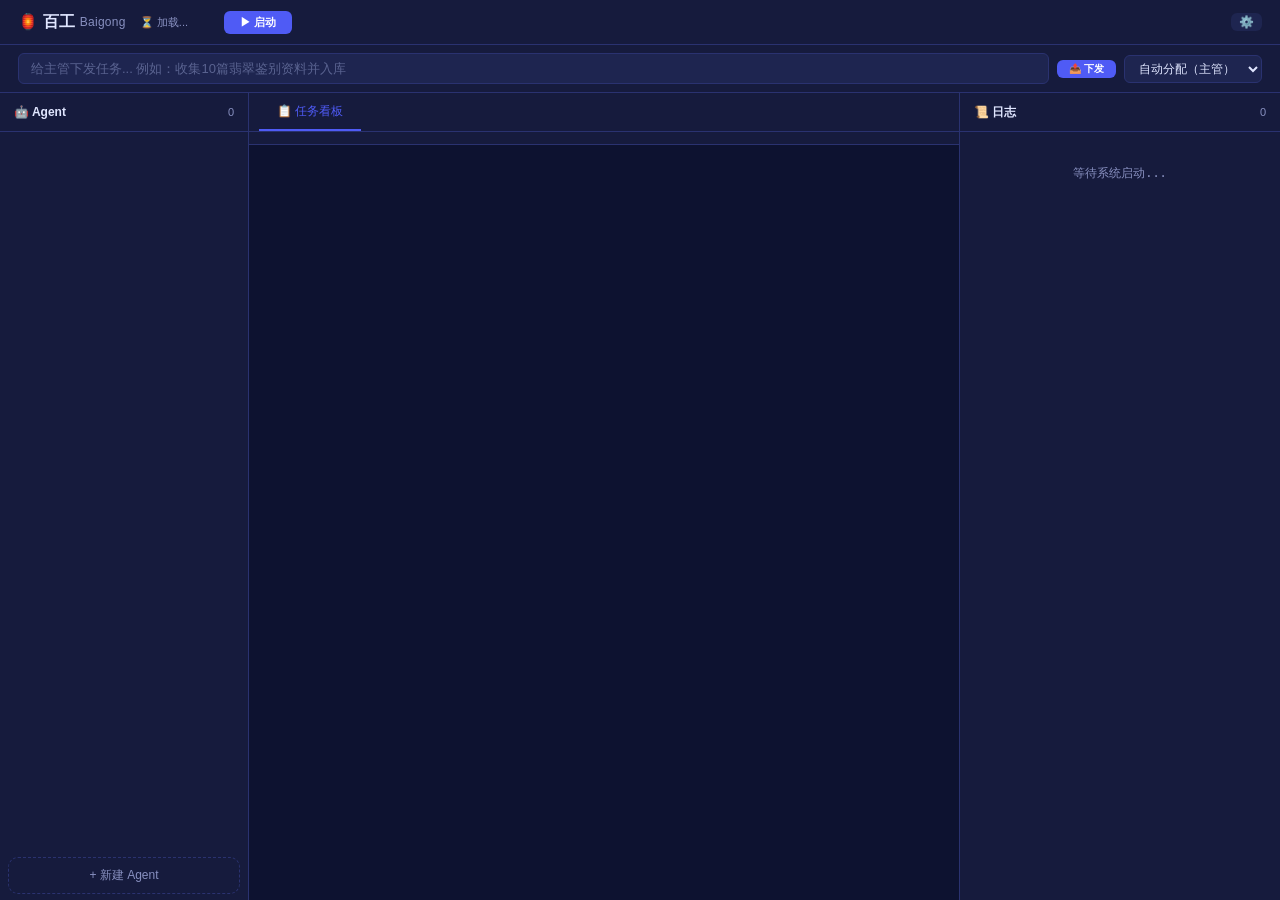
<file: docs/index.html>
<!DOCTYPE html>
<html lang="zh-CN">
<head>
<meta charset="UTF-8">
<meta name="viewport" content="width=device-width, initial-scale=1.0">
<title>百工 Baigong — Agent 工厂</title>
<style>
/* ═══════════════════════════════════════
   百工 Baigong Theme System
   先声明所有主题，再声明 :root 默认
   主题切换靠 JS 直接设 CSS 变量（不依赖 data-theme 覆盖）
   ═══════════════════════════════════════ */

/* ── 默认主题变量（靛蓝） ── */
:root {
  --canvas:#0d1230;--surface:#161b3d;--elevated:#1e2550;--border:#2a3270;
  --ink:#e0e6ff;--dim:#8890c0;--muted:#5a6390;
  --accent:#4f5bf5;--accent-hover:#3f4ae0;--accent-subtle:rgba(79,91,245,.15);
  --green:#10b981;--red:#ef4444;--amber:#f59e0b;--purple:#8b5cf6;
  --radius:6px;--radius-card:10px;
  --shadow-card:0 1px 2px rgba(0,0,0,.25),0 1px 4px rgba(0,0,0,.15);
  --shadow-elevated:0 4px 16px rgba(0,0,0,.35),0 2px 4px rgba(0,0,0,.2);
  --shadow-modal:0 8px 40px rgba(0,0,0,.5),0 0 0 1px rgba(255,255,255,.04);
  --ease:180ms ease;
}

/* ── 7 套主题（切换时 JS 直接覆盖 :root 变量） ── */
.theme-amber {
  --canvas:#1a1108;--surface:#2a1c0e;--elevated:#3d2916;--border:#54381e;
  --ink:#f5e6d0;--dim:#b8956a;--muted:#8a6d48;
  --accent:#f59e0b;--accent-hover:#d48a08;--accent-subtle:rgba(245,158,11,.18);
  --green:#10b981;--red:#ef4444;--purple:#8b5cf6;
}
.theme-jade {
  --canvas:#0a1a12;--surface:#10281c;--elevated:#193a28;--border:#234d37;
  --ink:#d4f0e0;--dim:#7ab894;--muted:#55906e;
  --accent:#10b981;--accent-hover:#059669;--accent-subtle:rgba(16,185,129,.18);
  --green:#10b981;--red:#ef4444;--purple:#8b5cf6;
}
.theme-twilight {
  --canvas:#140d22;--surface:#1f1535;--elevated:#2c1f47;--border:#3c2a5c;
  --ink:#e8ddf5;--dim:#b095d0;--muted:#8870a8;
  --accent:#a855f7;--accent-hover:#9333ea;--accent-subtle:rgba(168,85,247,.18);
}
.theme-rose {
  --canvas:#1a0a10;--surface:#2a101e;--elevated:#3d192c;--border:#54233c;
  --ink:#f5e0ea;--dim:#c088a8;--muted:#a06888;
  --accent:#ec4899;--accent-hover:#db2777;--accent-subtle:rgba(236,72,153,.18);
}
.theme-midnight {
  --canvas:#050610;--surface:#0a0c1a;--elevated:#101226;--border:#181b36;
  --ink:#c8ccd8;--dim:#5a5e78;--muted:#3d4158;
  --accent:#38bdf8;--accent-hover:#0ea5e9;--accent-subtle:rgba(56,189,248,.18);
}
.theme-daylight {
  --canvas:#f0f4ff;--surface:#ffffff;--elevated:#e6edf8;--border:#cdd9e8;
  --ink:#0a1028;--dim:#5a6890;--muted:#8895b8;
  --accent:#4f5bf5;--accent-hover:#3f4ae0;--accent-subtle:rgba(79,91,245,.1);
  --green:#10b981;--red:#ef4444;--purple:#8b5cf6;
}
/* 靛蓝默认 = :root + theme-indigo 类（切换时用） */
.theme-indigo{}

/* ── 基础 ── */
*,*::before,*::after{box-sizing:border-box;margin:0;padding:0}
body{
  font-family:-apple-system,"PingFang SC","SF Pro Text","Helvetica Neue",sans-serif;
  font-size:13px;line-height:1.5;
  background:var(--canvas);color:var(--ink);
  height:100vh;display:flex;flex-direction:column;overflow:hidden;
  -webkit-font-smoothing:antialiased;
}
code,.log-box{font-family:"SF Mono","Menlo","Monaco","Consolas",monospace;font-size:11px}
*,*::before,*::after{transition:background var(--ease),color var(--ease),border-color var(--ease),box-shadow var(--ease)}

/* ── 顶部栏 ── */
.hdr{display:flex;align-items:center;padding:10px 18px;background:var(--surface);border-bottom:1px solid var(--border);gap:14px;flex-shrink:0}
.hdr h1{font-size:16px;font-weight:700;letter-spacing:.3px;display:flex;align-items:center;gap:4px}
.hdr h1 span{font-weight:400;color:var(--dim);font-size:12px}
#sysStat{font-size:11px;color:var(--dim);min-width:70px}
.hdr-center{display:flex;align-items:center;gap:8px}
.btn{display:inline-flex;align-items:center;justify-content:center;gap:5px;padding:6px 16px;border:none;border-radius:var(--radius);font-size:11px;font-weight:600;cursor:pointer;transition:all var(--ease);line-height:1;white-space:nowrap}
.btn-pri{background:var(--accent);color:#fff;box-shadow:0 0 0 0 rgba(79,91,245,0)}.btn-pri:hover{background:var(--accent-hover);box-shadow:0 0 20px var(--accent-subtle)}.btn-pri:disabled{opacity:.35;cursor:not-allowed;box-shadow:none;filter:none}
.btn-red{background:var(--red);color:#fff}.btn-red:hover{filter:brightness(1.2)}
.btn-ok{background:var(--green);color:#fff}.btn-ok:hover{filter:brightness(1.2)}
.btn-sm{padding:4px 12px;font-size:10px}
.btn-ghost{background:transparent;color:var(--dim);border:1px solid var(--border)}.btn-ghost:hover{color:var(--ink);border-color:var(--accent)}

/* ── 任务栏 ── */
.task-bar{display:flex;align-items:center;gap:8px;padding:8px 18px;background:var(--surface);border-bottom:1px solid var(--border);flex-shrink:0}
.task-bar input{flex:1;padding:7px 12px;background:var(--elevated);border:1px solid var(--border);border-radius:var(--radius);color:var(--ink);font-size:13px;outline:none;font-family:inherit}
.task-bar input:focus{border-color:var(--accent);box-shadow:0 0 0 3px var(--accent-subtle)}
.task-bar input::placeholder{color:var(--muted)}
.task-bar select{padding:5px 10px;background:var(--elevated);border:1px solid var(--border);border-radius:var(--radius);color:var(--ink);font-size:12px;outline:none;font-family:inherit;cursor:pointer}
.task-bar select:focus{border-color:var(--accent);box-shadow:0 0 0 3px var(--accent-subtle)}
.theme-picker{display:flex;gap:5px;margin-left:auto}
.theme-dot{width:18px;height:18px;border-radius:50%;border:2px solid transparent;cursor:pointer;transition:all var(--ease);flex-shrink:0}
.theme-dot:hover{transform:scale(1.25);box-shadow:0 0 12px var(--accent-subtle)}
.theme-dot.act{border-color:var(--ink);box-shadow:0 0 0 2px var(--accent-subtle)}
.hdr-actions{display:flex;align-items:center;gap:4px}
.hdr-actions .btn{background:var(--elevated);color:var(--dim);padding:3px 8px;font-size:12px}.hdr-actions .btn:hover{color:var(--ink);background:var(--border)}

/* ── 三栏布局 ── */
.main{display:flex;flex:1;overflow:hidden;gap:1px;background:var(--border)}
.col{display:flex;flex-direction:column;overflow:hidden}
.col-left{width:248px;flex-shrink:0;background:var(--surface)}
.col-center{flex:1;background:var(--surface)}
.col-right{width:320px;flex-shrink:0;background:var(--surface)}
.col-h{display:flex;align-items:center;justify-content:space-between;padding:10px 14px;font-size:12px;font-weight:600;border-bottom:1px solid var(--border);flex-shrink:0}
.col-h .cnt{font-size:11px;color:var(--dim);font-weight:400}
.badge{display:inline-flex;align-items:center;justify-content:center;min-width:20px;height:20px;border-radius:999px;font-size:10px;font-weight:600;padding:0 7px}
.badge-pending{background:rgba(245,158,11,.18);color:var(--amber)}
.badge-working{background:var(--accent-subtle);color:var(--accent)}
.badge-done{background:rgba(16,185,129,.18);color:var(--green)}

/* ── Agent 列表 ── */
.ag-list{flex:1;overflow-y:auto;padding:6px}
.ag-card{display:flex;align-items:center;gap:8px;padding:8px 10px;border-radius:var(--radius-card);cursor:pointer;transition:all var(--ease);border:1px solid transparent;margin-bottom:3px}
.ag-card:hover{background:var(--elevated);border-color:var(--border)}
.ag-card.sel{border-color:var(--accent);background:var(--accent-subtle);box-shadow:0 0 0 1px var(--accent-subtle)}
.ag-av-wrap{position:relative;flex-shrink:0}
.ag-av{width:30px;height:30px;border-radius:8px;display:flex;align-items:center;justify-content:center;font-size:15px;background:var(--elevated);box-shadow:var(--shadow-card)}
.dot{position:absolute;bottom:-1px;right:-1px;width:9px;height:9px;border-radius:50%;border:2px solid var(--surface);box-shadow:0 0 0 1px rgba(0,0,0,.3)}
.dot-idle{background:var(--dim)}.dot-thinking{background:var(--amber);animation:pulse 1s ease-in-out infinite}.dot-acting{background:var(--accent);animation:pulse 1s ease-in-out infinite}.dot-done{background:var(--green)}.dot-error{background:var(--red)}
@keyframes pulse{0%,100%{opacity:1;transform:scale(1)}50%{opacity:.6;transform:scale(.85)}}
.ag-info{flex:1;min-width:0}
.ag-name{font-size:13px;font-weight:600;display:flex;align-items:center;gap:4px}
.ag-role2{font-size:10px;color:var(--dim);margin-top:1px}
.ag-action{font-size:10px;color:var(--dim);white-space:nowrap;overflow:hidden;text-overflow:ellipsis;margin-top:2px}

/* ── 新建按钮 ── */
.btn-new-agent{display:flex;align-items:center;justify-content:center;gap:6px;margin:6px 8px;padding:9px;background:transparent;border:1.5px dashed var(--border);border-radius:var(--radius-card);color:var(--dim);font-size:12px;cursor:pointer;transition:all var(--ease);font-family:inherit}
.btn-new-agent:hover{border-color:var(--accent);color:var(--accent);background:var(--accent-subtle)}

/* ── 标签页 ── */
.tab-bar{display:flex;border-bottom:1px solid var(--border);flex-shrink:0;padding:0 10px}
.tab{padding:9px 18px;font-size:12px;font-weight:500;cursor:pointer;border-bottom:2px solid transparent;color:var(--dim);transition:all var(--ease)}
.tab:hover{color:var(--ink)}.tab.act{border-bottom-color:var(--accent);color:var(--accent)}

/* ── 看板 ── */
.kanban{display:flex;flex:1;overflow:hidden;gap:10px;padding:10px;background:var(--canvas)}
.kanban-col{flex:1;display:flex;flex-direction:column;background:var(--surface);border:1px solid var(--border);border-radius:var(--radius-card);overflow:hidden;box-shadow:var(--shadow-card)}
.kanban-h{padding:8px 12px;font-size:11px;font-weight:600;display:flex;align-items:center;justify-content:space-between;flex-shrink:0;border-bottom:1px solid var(--border)}
.kanban-body{flex:1;overflow-y:auto;padding:6px;display:flex;flex-direction:column;gap:5px}
.kanban-empty{padding:28px;text-align:center;color:var(--dim);font-size:11px}

/* ── 任务卡片 ── */
.task-card{background:var(--elevated);border:1px solid var(--border);border-radius:var(--radius);padding:9px 11px;transition:all var(--ease);cursor:default;box-shadow:var(--shadow-card);position:relative}
.task-card::before{content:'';position:absolute;top:0;left:0;bottom:0;width:3px;border-radius:3px 0 0 3px}
.task-card.status-pending::before{background:var(--amber)}
.task-card.status-in_progress::before{background:var(--accent)}
.task-card.status-done::before,.task-card.status-completed::before{background:var(--green);opacity:.6}
.task-card.status-failed::before,.task-card.status-stuck::before{background:var(--red)}
.task-card:hover{border-color:var(--accent);box-shadow:0 0 0 1px var(--accent-subtle),var(--shadow-elevated)}
.tc-goal{font-size:12px;font-weight:500;line-height:1.4;padding-left:4px}
.tc-assign{font-size:11px;color:var(--dim);margin-top:4px;padding-left:4px}
.tc-assign strong{color:var(--accent);font-weight:600}
.tc-result{font-size:11px;color:var(--green);margin-top:3px;line-height:1.3;padding-left:4px}
.tc-bar{height:3px;background:var(--elevated);border-radius:2px;margin-top:6px;overflow:hidden;box-shadow:inset 0 1px 2px rgba(0,0,0,.2)}
.tc-fill{height:100%;background:var(--accent);border-radius:2px;transition:width .4s ease}

/* ── 工作流状态条 ── */
.wf-bar{display:flex;gap:4px;padding:6px 12px;border-bottom:1px solid var(--border);flex-wrap:wrap;flex-shrink:0;background:var(--surface)}
.wf-step{display:inline-flex;align-items:center;gap:4px;padding:3px 10px;border-radius:999px;font-size:10px;background:var(--elevated);color:var(--dim);border:1px solid transparent;box-shadow:var(--shadow-card)}
.wf-step.act{background:var(--accent-subtle);color:var(--accent);border-color:var(--accent)}
.wf-step.done{background:rgba(16,185,129,.12);color:var(--green);border-color:rgba(16,185,129,.2)}

/* ── 编辑区域 ── */
.center-scroll{flex:1;overflow-y:auto;padding:14px}
.ov-grid{display:grid;grid-template-columns:repeat(auto-fill,minmax(100px,1fr));gap:8px;margin-bottom:16px}
.ov-card{background:var(--elevated);border:1px solid var(--border);border-radius:var(--radius-card);padding:12px;text-align:center;box-shadow:var(--shadow-card)}
.ov-val{font-size:22px;font-weight:700;color:var(--accent)}
.ov-lbl{font-size:10px;color:var(--dim);margin-top:4px}
.edit-s{margin-bottom:16px}
.edit-s>h3{font-size:12px;font-weight:600;color:var(--accent);margin-bottom:8px;padding-bottom:4px;border-bottom:1px solid var(--border)}
.fg{margin-bottom:10px}.fg label{display:block;font-size:10px;font-weight:600;margin-bottom:3px;text-transform:uppercase;letter-spacing:.3px;color:var(--dim)}
.fg input,.fg select,.fg textarea{width:100%;padding:7px 10px;background:var(--elevated);border:1px solid var(--border);border-radius:var(--radius);color:var(--ink);font-size:13px;outline:none;font-family:inherit;box-shadow:inset 0 1px 3px rgba(0,0,0,.15)}
.fg input:focus,.fg select:focus,.fg textarea:focus{border-color:var(--accent);box-shadow:0 0 0 3px var(--accent-subtle)}
.fg textarea{min-height:48px;resize:vertical;line-height:1.5}
.fg-hint{font-size:10px;color:var(--muted);margin-top:3px;padding-left:2px}
.tool-grid{display:flex;flex-wrap:wrap;gap:5px}
.tool-chk{display:inline-flex;align-items:center;gap:4px;padding:4px 10px;background:var(--elevated);border:1px solid var(--border);border-radius:999px;cursor:pointer;font-size:11px;transition:all var(--ease);box-shadow:var(--shadow-card)}
.tool-chk input{display:none}
.tool-chk.chk{border-color:var(--accent);background:var(--accent-subtle);color:var(--accent)}
.edit-acts{display:flex;gap:8px;justify-content:flex-end;padding-top:10px;border-top:1px solid var(--border);margin-top:6px}

/* ── 日志 ── */
.log-box{flex:1;overflow-y:auto;padding:4px 8px;font-size:11px;line-height:1.6}
.l{display:flex;gap:4px;padding:2px 6px;border-radius:4px;transition:background var(--ease);margin:1px 0}
.l:hover{background:var(--elevated)}
.l-t{color:var(--muted);flex-shrink:0;font-variant-numeric:tabular-nums}
.l-m{flex:1}
.l.act .l-m{color:var(--accent)}.l.res .l-m{color:var(--green)}.l.thk .l-m{color:var(--amber);font-style:italic}.l.mem .l-m{color:var(--purple)}.l.err .l-m{color:var(--red)}

/* ── Modal ── */
.modal{display:none;position:fixed;top:0;left:0;right:0;bottom:0;z-index:200;align-items:center;justify-content:center}
.modal.act{display:flex}.modal-bg{position:absolute;top:0;left:0;right:0;bottom:0;background:rgba(0,0,0,.55);-webkit-backdrop-filter:blur(4px);backdrop-filter:blur(4px)}
.modal-c{position:relative;background:var(--surface);border:1px solid var(--border);border-radius:12px;width:450px;max-width:92vw;box-shadow:var(--shadow-modal)}
.modal-h{display:flex;align-items:center;justify-content:space-between;padding:14px 18px;border-bottom:1px solid var(--border);font-size:14px;font-weight:600}
.modal-close{cursor:pointer;color:var(--dim);padding:3px 10px;border-radius:5px;font-size:16px}.modal-close:hover{background:var(--elevated);color:var(--ink)}
.modal-b{padding:18px}
.up-info{display:flex;justify-content:space-between;padding:7px 0;font-size:12px;border-bottom:1px solid var(--border)}
.up-label{color:var(--dim)}.up-val{font-weight:600}
.up-status{margin:10px 0;font-size:12px;padding:10px 12px;background:var(--elevated);border-radius:var(--radius);min-height:24px;color:var(--dim);white-space:pre-wrap;line-height:1.5;box-shadow:inset 0 1px 3px rgba(0,0,0,.15)}
.up-acts{display:flex;gap:8px;margin-top:10px}.up-preview{font-size:11px;color:var(--dim);margin-top:10px;max-height:100px;overflow-y:auto;padding:8px 10px;white-space:pre-wrap;background:var(--elevated);border-radius:var(--radius);line-height:1.4;box-shadow:inset 0 1px 3px rgba(0,0,0,.15)}

/* ── 滚动条 ── */
::-webkit-scrollbar{width:5px;height:5px}
::-webkit-scrollbar-track{background:transparent}
::-webkit-scrollbar-thumb{background:var(--border);border-radius:3px}
::-webkit-scrollbar-thumb:hover{background:var(--accent)}
</style>
</head>
<body>
<div class="hdr">
  <h1>🏮 百工 <span>Baigong</span></h1>
  <span id="sysStat">⏳ 加载...</span>
  <div class="hdr-center">
    <button class="btn btn-pri" id="btnStart">▶ 启动</button>
    <button class="btn btn-red" id="btnStop" style="display:none">⏹ 停止</button>
  </div>
  <div class="theme-picker" id="themePicker"></div>
  <div class="hdr-actions">
    <span style="font-size:11px;color:var(--dim);margin-right:4px" id="taskBadge"></span>
    <button class="btn" onclick="showUpdate()" title="版本与更新">⚙️</button>
  </div>
</div>
<div class="task-bar">
  <input id="taskInput" placeholder="给主管下发任务... 例如：收集10篇翡翠鉴别资料并入库" onkeydown="if(event.key==='Enter'&&!event.shiftKey){event.preventDefault();submitTask()}">
  <button class="btn btn-pri btn-sm" onclick="submitTask()">📤 下发</button>
  <select id="taskAgent"><option value="">自动分配（主管）</option></select>
</div>

<div class="main">
  <div class="col col-left">
    <div class="col-h"><span>🤖 Agent</span><span class="cnt" id="agCnt">0</span></div>
    <div class="ag-list" id="agList"></div>
    <button class="btn-new-agent" id="btnNewAgent" onclick="showNewAgent()">+ 新建 Agent</button>
  </div>
  <div class="col col-center">
    <div class="tab-bar" id="tabBar">
      <div class="tab act" onclick="showTab('kanban',this)">📋 任务看板</div>
      <div class="tab" id="tabEdit" style="display:none" onclick="showTab('edit',this)">✏️ 编辑 Agent</div>
    </div>
    <div id="kanbanView" style="display:flex;flex:1;overflow:hidden;flex-direction:column">
      <div class="wf-bar" id="wfBar"></div>
      <div class="kanban" id="kanbanArea"></div>
    </div>
    <div id="editView" style="display:none;flex:1;overflow:hidden;flex-direction:column">
      <div class="center-scroll" id="editContent"></div>
    </div>
  </div>
  <div class="col col-right">
    <div class="col-h"><span>📜 日志</span><span class="cnt" id="logCnt">0</span></div>
    <div class="log-box" id="logBox"><div style="padding:28px;text-align:center;color:var(--dim);font-size:12px">等待系统启动...</div></div>
  </div>
</div>

<!-- New Agent Modal -->
<div class="modal" id="newAgentModal">
  <div class="modal-bg" onclick="hideNewAgent()"></div>
  <div class="modal-c">
    <div class="modal-h">🆕 新建 Agent <span class="modal-close" onclick="hideNewAgent()">✕</span></div>
    <div class="modal-b">
      <div class="fg"><label>名字</label><input id="naName" placeholder="例如：王研究员"></div>
      <div class="fg"><label>角色描述</label><input id="naRole" placeholder="例如：研究员、编辑、管理员"></div>
      <div class="fg"><label>System Prompt</label><textarea id="naPrompt" rows="3" placeholder="定义 Agent 的人格和行为规则..."></textarea></div>
      <div class="fg"><label>LLM 提供商</label><select id="naProvider"><option value="">使用全局</option></select></div>
      <div class="fg"><label>模型</label><select id="naModel"><option value="">使用全局</option></select></div>
      <div class="fg"><label>工具</label><div class="tool-grid" id="naTools"></div></div>
      <div class="edit-acts"><button class="btn btn-ok" onclick="createAgent()">✅ 创建</button></div>
    </div>
  </div>
</div>

<!-- Update Modal -->
<div class="modal" id="updateModal">
  <div class="modal-bg" onclick="hideUpdate()"></div>
  <div class="modal-c">
    <div class="modal-h">🔄 版本与更新 <span class="modal-close" onclick="hideUpdate()">✕</span></div>
    <div class="modal-b">
      <div class="up-info"><span class="up-label">当前版本</span><span class="up-val" id="upCurrent">-</span></div>
      <div class="up-info"><span class="up-label">最新版本</span><span class="up-val" id="upLatest">-</span></div>
      <div class="up-info"><span class="up-label">运行模式</span><span class="up-val" id="upMode">-</span></div>
      <div class="up-status" id="upStatus"></div>
      <div class="up-acts">
        <button class="btn btn-sm btn-ok" onclick="checkUpdate()">🔍 检查更新</button>
        <button class="btn btn-sm btn-pri" id="upBtnDownload" style="display:none" onclick="applyUpdate()">⬇️ 下载更新</button>
      </div>
      <div class="up-preview" id="upPreview"></div>
    </div>
  </div>
</div>

<script>
const $=id=>document.getElementById(id);

/* ═══ 7 套完整主题（独立 CSS 类名，JS 直接覆盖 :root 变量） ═══ */
const THEMES={
  indigo:{cls:'theme-indigo',name:'靛蓝',dot:'#4f5bf5',bg:'#0d1230'},
  amber:{cls:'theme-amber',name:'琥珀',dot:'#f59e0b',bg:'#1a1108'},
  jade:{cls:'theme-jade',name:'翡翠',dot:'#10b981',bg:'#0a1a12'},
  twilight:{cls:'theme-twilight',name:'暮紫',dot:'#a855f7',bg:'#140d22'},
  rose:{cls:'theme-rose',name:'玫瑰',dot:'#ec4899',bg:'#1a0a10'},
  midnight:{cls:'theme-midnight',name:'极夜',dot:'#38bdf8',bg:'#050610'},
  daylight:{cls:'theme-daylight',name:'白昼',dot:'#4f5bf5',bg:'#f0f4ff'},
};
const THEME_NAMES=Object.keys(THEMES);

let es=null,state={agents:[],logs:[],tasks:[]},selectedAgent=null,providers={};
let currentTab='kanban',editingAgentId=null;

async function api(path,o={}){const r=await fetch(path,{headers:{'Content-Type':'application/json'},...o});return r.json()}
function esc(s){return(s||'').replace(/&/g,'&amp;').replace(/</g,'&lt;').replace(/>/g,'&gt;').replace(/'/g,'&#39;').replace(/"/g,'&quot;')}

// ── 主题系统：JS 直接读写 CSS 变量 ──
function initTheme(){
  const cur=localStorage.getItem('baigong_theme')||'indigo';
  $('themePicker').innerHTML=THEME_NAMES.map(n=>{
    const t=THEMES[n];const act=n===cur?'act':'';
    return `<div class="theme-dot ${act}" data-theme="${n}" style="background:${t.dot}" onclick="setTheme('${n}')" title="${t.name}"></div>`;
  }).join('');
  applyTheme(cur);
}
function setTheme(n){
  localStorage.setItem('baigong_theme',n);
  applyTheme(n);
  document.querySelectorAll('.theme-dot').forEach(d=>d.classList.toggle('act',d.dataset.theme===n));
  api('/api/theme',{method:'POST',body:JSON.stringify({accent:n})}).catch(()=>{});
}
function applyTheme(n){
  const t=THEMES[n]||THEMES.indigo;
  // 清空所有 theme-* 类，只加当前主题的
  document.documentElement.className=t.cls;
}

// Init
async function init(){
  initTheme();
  providers=await api('/api/providers')||{};
  const cfg=await api('/api/config');
  if(cfg&&cfg.llm&&cfg.llm.api_key)$('sysStat').textContent='已配置';
  else $('sysStat').textContent='⚠️ 未配置 API Key';
  const pk=Object.keys(providers);$('naProvider').innerHTML='<option value="">使用全局</option>'+pk.map(k=>`<option value="${k}">${k}</option>`).join('');
  setInterval(fetchState,3000);await fetchState();
}

// Start/Stop
$('btnStart').onclick=async function(){
  this.disabled=true;$('sysStat').textContent='⏳ 启动中...';
  const r=await api('/api/start',{method:'POST'});
  if(r.ok){this.style.display='none';$('btnStop').style.display='inline-block';$('sysStat').textContent='✅ 运行中';connectSSE();await fetchState()}
  else{$('sysStat').textContent='❌ '+(r.error||'失败');this.disabled=false}
};
$('btnStop').onclick=async function(){
  await api('/api/stop',{method:'POST'});this.style.display='none';$('btnStart').style.display='inline-block';$('btnStart').disabled=false;
  $('sysStat').textContent='⏹ 已停止';if(es){es.close();es=null}
};

// SSE
function connectSSE(){if(es)es.close();es=new EventSource('/api/events');es.onmessage=function(e){try{const d=JSON.parse(e.data);if(d)render(d)}catch(e){}};es.onerror=function(){};fetchState()}
async function fetchState(){const s=await api('/api/state');if(s&&s.agents)render(s)}

// Render
function render(s){
  state=s;renderAgents(s);renderLogs(s);renderKanban(s);updateWfBar(s);
  $('taskBadge').textContent=s.tasks?`📋 ${s.tasks.length}`:'';
  if(editingAgentId&&s.agents){const a=s.agents.find(x=>x.id===editingAgentId);if(a){selectedAgent=a;if(currentTab==='edit')renderEditForm(a)}}
}
function renderAgents(s){
  const a=s.agents||[];$('agCnt').textContent=a.length;
  $('agList').innerHTML=a.length?a.map(x=>{
    const sel=selectedAgent&&selectedAgent.id===x.id?'sel':'';
    return `<div class="ag-card ${sel}" onclick="selectAgent('${x.id}')">
      <div class="ag-av-wrap"><div class="ag-av">🤖</div><span class="dot dot-${x.status||'idle'}"></span></div>
      <div class="ag-info"><div class="ag-name">${esc(x.name)}${x.is_temporary?' <span style="font-size:9px;color:var(--accent)">📎</span>':''}</div><div class="ag-role2">${esc(x.role||'')}${x.is_temporary&&x.creator?` · 由 ${esc(x.creator)} 创建`:''}</div><div class="ag-action">${x.action||'等待任务...'}</div></div>
    </div>`;
  }).join(''):'<div style="text-align:center;padding:28px;color:var(--dim);font-size:12px">暂无 Agent<br><span style="font-size:10px;margin-top:6px;display:block">点击下方 + 新建</span></div>';
  const sel=$('taskAgent');sel.innerHTML='<option value="">自动分配（主管）</option>'+a.filter(x=>x.status==='idle'||x.status==='done').map(x=>`<option value="${x.id}">${esc(x.name)}</option>`).join('');
}
function renderLogs(s){
  const l=s.logs||[];$('logCnt').textContent=l.length;
  const el=$('logBox');if(!l.length){el.innerHTML='<div style="padding:28px;text-align:center;color:var(--dim);font-size:12px">等待系统启动...</div>';return}
  el.innerHTML=l.slice(-200).map(x=>`<div class="l ${x.type||''}"><span class="l-t">${esc(x.t||'')}</span><span class="l-m">${esc(x.msg||'')}</span></div>`).join('');
  el.scrollTop=el.scrollHeight;
}

// Kanban
const KANBAN_COLS={pending:{title:'待处理',badge:'pending',states:['pending']},progress:{title:'进行中',badge:'working',states:['in_progress','assigned']},done:{title:'已完成',badge:'done',states:['completed','done','failed','stuck','cancelled']}};
function renderKanban(s){
  const tasks=s.tasks||[];const kanban=$('kanbanArea');
  kanban.innerHTML=Object.values(KANBAN_COLS).map(col=>{
    const items=tasks.filter(t=>col.states.includes(t.status)||(!t.status&&col.states[0]==='pending'));
    return `<div class="kanban-col"><div class="kanban-h"><span>${col.title}</span><span class="badge badge-${col.badge}">${items.length}</span></div><div class="kanban-body">${
      items.length?items.map(t=>{
        const p=t.progress?Math.round(t.progress*100):0;
        return `<div class="task-card status-${t.status||'pending'}"><div class="tc-goal">${esc(t.goal)}</div>${t.assignee?`<div class="tc-assign">👤 <strong>${esc(t.assignee)}</strong></div>`:''}${t.result?`<div class="tc-result">${esc(t.result).slice(0,100)}${(t.result||'').length>100?'...':''}</div>`:''}${p>0?`<div class="tc-bar"><div class="tc-fill" style="width:${p}%"></div></div>`:''}</div>`;
      }).join(''):`<div class="kanban-empty">暂无任务</div>`
    }</div></div>`;
  }).join('');
}
function updateWfBar(s){
  const a=s.agents||[];const el=$('wfBar');
  if(!a.length||!s.running){el.innerHTML='';return}
  el.innerHTML=a.map(x=>{
    const cls=x.status==='thinking'||x.status==='acting'?'act':(x.status==='done'?'done':'');
    const label=x.status==='thinking'?'🤔':(x.status==='acting'?'🔧':(x.status==='done'?'✅':'⏳'));
    return `<span class="wf-step ${cls}">${esc(x.name)} ${label}${x.current_task?` ${esc(x.current_task).slice(0,20)}`:x.action?` ${esc(x.action).slice(0,20)}`:''}</span>`;
  }).join('');
}

// Tabs
function showTab(tab,el){
  currentTab=tab;document.querySelectorAll('.tab').forEach(t=>t.classList.remove('act'));if(el)el.classList.add('act');
  if(tab==='kanban'){$('kanbanView').style.display='flex';$('editView').style.display='none';renderKanban(state);editingAgentId=null}
  else{$('kanbanView').style.display='none';$('editView').style.display='flex';if(selectedAgent)renderEditForm(selectedAgent)}
}

// Select Agent → Edit
async function selectAgent(id){
  try{const a=await api('/api/agents/'+id);if(a&&a.id){selectedAgent=a;editingAgentId=a.id}}catch(e){const a=(state.agents||[]).find(x=>x.id===id);if(a){selectedAgent=a;editingAgentId=a.id}}
  const et=$('tabEdit');et.style.display='block';et.textContent='✏️ '+esc(selectedAgent.name);showTab('edit',et);renderEditForm(selectedAgent);
}

// Edit Form
function renderEditForm(a){
  const t=a.tools||[],at=Object.keys((state.tools||{})).length?Object.keys(state.tools||{}):['web_search','web_extract','file_read','file_write','code_exec'],pk=Object.keys(providers);
  $('editContent').innerHTML=`<div class="edit-s"><h3>📋 基本信息</h3><div class="fg"><label>名字</label><input id="eName" value="${esc(a.name)}"></div><div class="fg"><label>角色描述</label><input id="eRole" value="${esc(a.role||'')}" placeholder="例如：研究员、编辑、管理员"></div></div>
  <div class="edit-s"><h3>🧠 人设 / System Prompt</h3><div class="fg"><textarea id="ePrompt" rows="4" placeholder="定义 Agent 的人格、行为规则...">${esc(a.system_prompt||'')}</textarea></div></div>
  <div class="edit-s"><h3>🔌 LLM 配置</h3><div class="fg"><label>提供商</label><select id="eProvider" onchange="onProvChange()"><option value="">使用全局</option>${pk.map(k=>\`<option value="\${k}" \${a.provider===k?'selected':''}>\${k}</option>\`).join('')}</select></div>
  <div class="fg"><label>模型</label><select id="eModel"><option value="">使用全局</option>${a.provider&&providers[a.provider]?(providers[a.provider].models||[]).map(m=>\`<option value="\${m}" \${a.model===m?'selected':''}>\${m}</option>\`).join(''):''}</select></div>
  <div class="fg"><label>API Key</label><input id="eApiKey" type="password" value="${esc(a.api_key||'')}" placeholder="留空用全局"></div>
  <div class="fg"><label>API 地址</label><input id="eBaseUrl" value="${esc(a.base_url||'')}" placeholder="留空用默认"></div></div>
  <div class="edit-s"><h3>🔧 工具（点击选中）</h3><div class="tool-grid">${at.map(t2=>\`<label class="tool-chk \${t.includes(t2)?'chk':''}" onclick="this.classList.toggle('chk')"><input type="checkbox" \${t.includes(t2)?'checked':''} value="\${t2}"> \${t2}</label>\`).join('')}</div></div>
  <div class="edit-acts"><button class="btn btn-red" onclick="if(confirm('确定删除这个 Agent？'))deleteAgent('${a.id}')">🗑 删除</button><button class="btn btn-pri" onclick="saveAgent('${a.id}')">💾 保存更改</button></div>`;
}
function onProvChange(){
  const p=$('eProvider').value,sel=$('eModel');
  if(!p||!providers[p]){sel.innerHTML='<option value="">使用全局</option>';return}
  sel.innerHTML='<option value="">使用全局</option>'+providers[p].models.map(m=>`<option value="${m}">${m}</option>`).join('');
}
async function saveAgent(id){
  const body={};const n=$('eName').value.trim();if(n)body.name=n;const r=$('eRole').value.trim();if(r)body.role=r;const p=$('ePrompt').value.trim();if(p)body.system_prompt=p;
  body.tools=[];document.querySelectorAll('#editContent .tool-chk input:checked').forEach(cb=>body.tools.push(cb.value));
  body.provider=$('eProvider').value||null;body.model=$('eModel').value||null;body.api_key=$('eApiKey').value||null;body.base_url=$('eBaseUrl').value||null;
  $('sysStat').textContent='⏳ 保存中...';
  try{const res=await api('/api/agents/'+id,{method:'PATCH',body:JSON.stringify(body)});if(res.ok){$('sysStat').textContent='✅ 已保存';await fetchState();if(selectedAgent)selectAgent(selectedAgent.id)}else{$('sysStat').textContent='❌ '+(res.detail||res.error||'保存失败')}}catch(e){$('sysStat').textContent='❌ '+e.message}
}
async function deleteAgent(id){
  const res=await api('/api/agents/'+id,{method:'DELETE'});if(res.ok){selectedAgent=null;editingAgentId=null;$('tabEdit').style.display='none';showTab('kanban',document.querySelector('.tab'));await fetchState()}
}

// New Agent
function showNewAgent(){$('newAgentModal').classList.add('act');$('naName').value='';$('naRole').value='';$('naPrompt').value='';$('naProvider').value='';$('naModel').innerHTML='<option value="">使用全局</option>';const at=Object.keys((state.tools||{})).length?Object.keys(state.tools||{}):['web_search','web_extract','file_read','file_write','code_exec'];$('naTools').innerHTML=at.map(t=>`<label class="tool-chk chk" onclick="this.classList.toggle('chk')"><input type="checkbox" checked value="${t}"> ${t}</label>`).join('')}
function hideNewAgent(){$('newAgentModal').classList.remove('act')}
async function createAgent(){
  const name=$('naName').value.trim();if(!name){$('sysStat').textContent='❌ 请输入名字';return}
  const role=$('naRole').value.trim()||'worker',p=$('naPrompt').value.trim(),t=[];$('#naTools .tool-chk input:checked').forEach(cb=>t.push(cb.value));
  const pv=$('naProvider').value||'',md=$('naModel').value||'';
  $('sysStat').textContent='⏳ 创建中...';const res=await api('/api/agents',{method:'POST',body:JSON.stringify({name,role,tools:t,system_prompt:p,provider:pv,model:md})});
  if(res.ok){$('sysStat').textContent='✅ Agent 已创建';hideNewAgent();await fetchState()}else $('sysStat').textContent='❌ '+(res.error||'失败');
}
$('naProvider').onchange=function(){const p=this.value,sel=$('naModel');if(!p||!providers[p]){sel.innerHTML='<option value="">使用全局</option>';return}sel.innerHTML='<option value="">使用全局</option>'+providers[p].models.map(m=>`<option value="${m}">${m}</option>`).join('')};

// Task
async function submitTask(){
  const goal=$('taskInput').value.trim();if(!goal)return;
  $('taskInput').value='';const agent=$('taskAgent').value;
  const res=await api('/api/task',{method:'POST',body:JSON.stringify({goal,agent_id:agent})});
  if(res.ok)$('sysStat').textContent='✅ 任务已下发';else $('sysStat').textContent='❌ '+(res.error||'失败');
}

// Update
function showUpdate(){$('updateModal').classList.add('act');api('/api/update/status').then(r=>{$('upCurrent').textContent='v'+r.version;$('upMode').textContent=r.mode||(r.frozen?'App打包版':'源码版')}).catch(()=>{})}
function hideUpdate(){$('updateModal').classList.remove('act')}
async function checkUpdate(){$('upStatus').textContent='⏳ 检查中...';$('upBtnDownload').style.display='none';$('upPreview').textContent='';try{const r=await api('/api/update/check');$('upCurrent').textContent='v'+r.current;$('upLatest').textContent='v'+r.latest;if(r.has_update){$('upBtnDownload').style.display='inline-block';$('upStatus').textContent='✅ 有新版本 v'+r.latest+' 可用！';$('upPreview').textContent=(r.body||'').slice(0,300)}else{$('upStatus').textContent=r.error?'⚠️ '+r.error:'✅ 已是最新'}}catch(e){$('upStatus').textContent='❌ '+e.message}}
async function applyUpdate(){$('upBtnDownload').disabled=true;$('upStatus').textContent='⏳ 正在下载更新...';try{const r=await api('/api/update/apply',{method:'POST'});if(r.ok){$('upStatus').textContent=r.message;if(r.auto_install){$('upPreview').textContent='⏳ 正在自动安装...';$('upBtnDownload').style.display='none';$('upBtnDownload').disabled=false}else if(r.download_path)$('upPreview').textContent='已下载'}else{$('upStatus').textContent='❌ '+r.error;$('upBtnDownload').disabled=false}}catch(e){$('upStatus').textContent='❌ '+e.message;$('upBtnDownload').disabled=false}}

init();
</script>
</body>
</html>
</file>
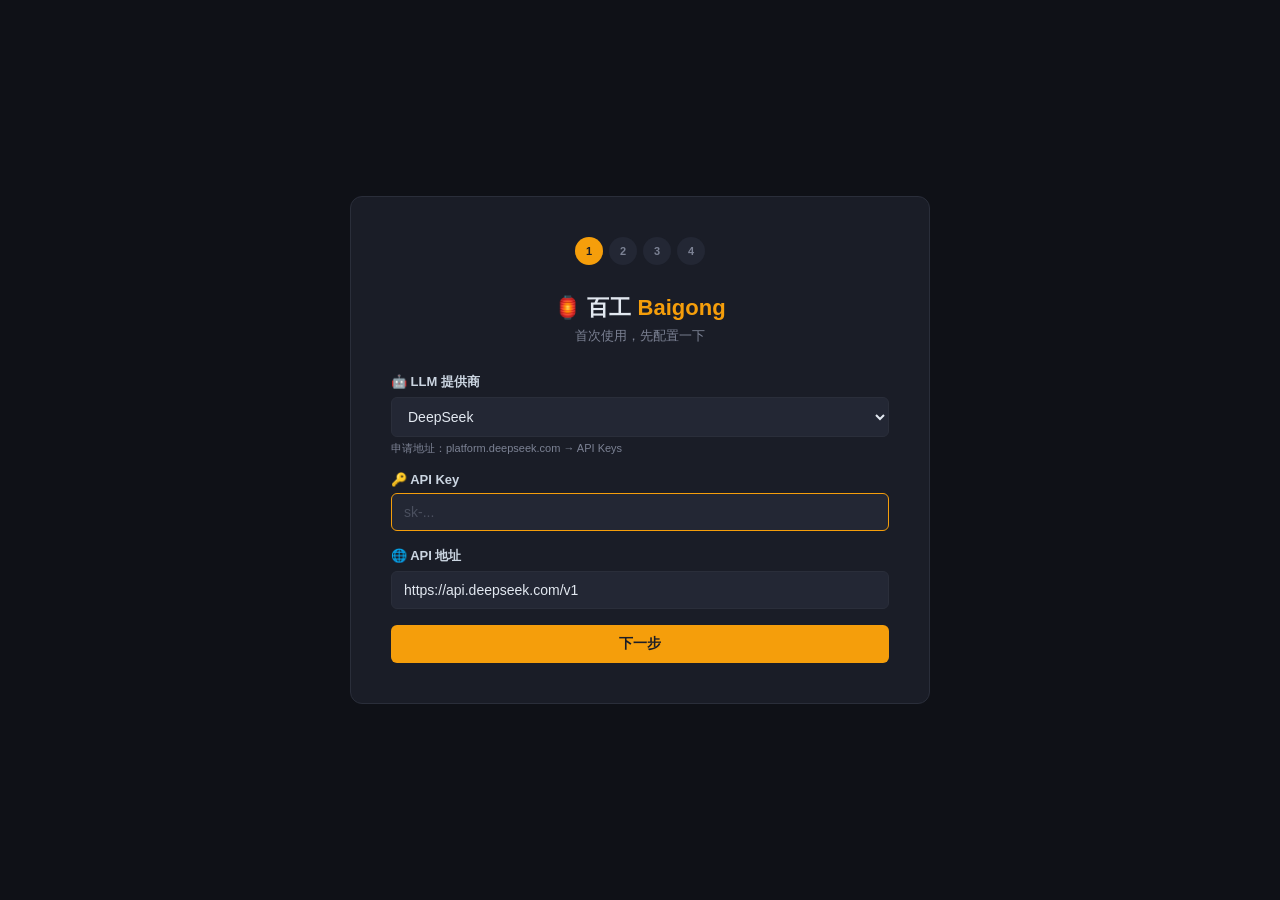
<file: docs/setup.html>
<!DOCTYPE html>
<html lang="zh-CN">
<head>
<meta charset="UTF-8">
<meta name="viewport" content="width=device-width, initial-scale=1.0">
<title>百工 Baigong — 初始配置</title>
<style>
*{margin:0;padding:0;box-sizing:border-box}
body{font-family:-apple-system,"PingFang SC","Microsoft YaHei",sans-serif;background:#0f1117;color:#e2e8f0;min-height:100vh;display:flex;align-items:center;justify-content:center}
.c{max-width:580px;width:90%;background:#1a1d27;border:1px solid #2a2e3a;border-radius:12px;padding:40px;animation:fade .3s}
@keyframes fade{from{opacity:0;transform:translateY(10px)}to{opacity:1;transform:translateY(0)}}
h1{font-size:22px;text-align:center;margin-bottom:4px}
h1 span{color:#f59e0b}
.sub{text-align:center;color:#7c8294;font-size:13px;margin-bottom:28px}
.step{display:flex;gap:6px;justify-content:center;margin-bottom:28px}
.st{width:28px;height:28px;border-radius:50%;display:flex;align-items:center;justify-content:center;font-size:11px;font-weight:600;background:#232734;color:#7c8294;transition:.2s}
.st.act{background:#f59e0b;color:#1a1d27}.st.dn{background:#10b981;color:#fff}
label{display:block;font-size:13px;font-weight:600;margin-bottom:6px;color:#cbd5e1}
input,select,textarea{width:100%;padding:10px 12px;background:#232734;border:1px solid #2a2e3a;border-radius:6px;color:#e2e8f0;font-size:14px;outline:none;transition:.15s;font-family:inherit}
input:focus,select:focus,textarea:focus{border-color:#f59e0b}
input::placeholder{color:#4a4f5e}
.hint{font-size:11px;color:#7c8294;margin-top:4px}
.form-group{margin-bottom:16px}
.btn{padding:10px 20px;border:none;border-radius:6px;font-size:14px;font-weight:600;cursor:pointer;transition:.15s;width:100%}
.btn-pri{background:#f59e0b;color:#1a1d27}.btn-pri:hover{background:#d48a08}.btn-pri:disabled{opacity:.4;cursor:not-allowed}
.btn-sec{background:#232734;color:#e2e8f0;border:1px solid #2a2e3a}.btn-sec:hover{background:#2a2e3a}
.stat{display:none;padding:12px;border-radius:6px;font-size:13px;margin-top:12px;white-space:pre-wrap}
.stat.ok{background:rgba(16,185,129,.1);border:1px solid rgba(16,185,129,.25);color:#10b981;display:block}
.stat.er{background:rgba(239,68,68,.1);border:1px solid rgba(239,68,68,.25);color:#ef4444;display:block}
</style>
</head>
<body>
<div class="c">
<div class="step" id="stepInd">
  <span class="st act">1</span>
  <span class="st">2</span>
  <span class="st">3</span>
  <span class="st">4</span>
</div>
<h1>🏮 百工 <span>Baigong</span></h1>
<p class="sub">首次使用，先配置一下</p>

<!-- Step 1: Provider + API Key -->
<div class="pg" id="pg1">
  <div class="form-group">
    <label>🤖 LLM 提供商</label>
    <select id="provider" onchange="onProviderChange()">
      <option value="deepseek">DeepSeek</option>
      <option value="openai">OpenAI</option>
      <option value="dashscope">阿里云 DashScope（通义千问）</option>
      <option value="ollama">Ollama（本地）</option>
      <option value="openrouter">OpenRouter（聚合）</option>
      <option value="custom">自定义（OpenAI 兼容）</option>
    </select>
    <div class="hint" id="providerHint">申请地址：platform.deepseek.com → API Keys</div>
  </div>
  <div class="form-group">
    <label>🔑 API Key</label>
    <input id="apiKey" type="password" placeholder="sk-..." autofocus>
    <div class="hint" id="keyHint"></div>
  </div>
  <div class="form-group">
    <label>🌐 API 地址</label>
    <input id="apiUrl" placeholder="https://api.deepseek.com/v1">
  </div>
  <div class="stat" id="stat1"></div>
  <button class="btn btn-pri" onclick="next1()">下一步</button>
</div>

<!-- Step 2: Model -->
<div class="pg" id="pg2" style="display:none">
  <div class="form-group">
    <label>🤖 模型</label>
    <select id="model"></select>
  </div>
  <div class="form-group">
    <label>🎯 温度（0-2）</label>
    <input id="temperature" type="number" value="0.7" min="0" max="2" step="0.1">
  </div>
  <div class="form-group">
    <label>📝 最大 Token</label>
    <input id="maxTokens" type="number" value="4096" min="1024" max="65536" step="1024">
  </div>
  <button class="btn btn-sec" onclick="prev(1)" style="margin-bottom:8px">上一步</button>
  <button class="btn btn-pri" onclick="next2()">下一步</button>
</div>

<!-- Step 3: Create Agent -->
<div class="pg" id="pg3" style="display:none">
  <div class="form-group">
    <label>🤖 Agent 名字</label>
    <input id="agentName" value="助手" placeholder="Agent 名字">
  </div>
  <div class="form-group">
    <label>📋 角色描述</label>
    <input id="agentRole" value="通用助手" placeholder="研究员、编辑、程序员">
  </div>
  <div class="form-group">
    <label>🔧 可用工具</label>
    <div style="display:flex;flex-wrap:wrap;gap:6px">
      <label style="display:flex;align-items:center;gap:4px;font-size:12px;background:#232734;padding:4px 8px;border-radius:4px"><input type="checkbox" checked disabled> web_search</label>
      <label style="display:flex;align-items:center;gap:4px;font-size:12px;background:#232734;padding:4px 8px;border-radius:4px"><input type="checkbox" checked disabled> web_extract</label>
      <label style="display:flex;align-items:center;gap:4px;font-size:12px;background:#232734;padding:4px 8px;border-radius:4px"><input type="checkbox" checked disabled> file_read</label>
      <label style="display:flex;align-items:center;gap:4px;font-size:12px;background:#232734;padding:4px 8px;border-radius:4px"><input type="checkbox" checked disabled> file_write</label>
      <label style="display:flex;align-items:center;gap:4px;font-size:12px;background:#232734;padding:4px 8px;border-radius:4px"><input type="checkbox" checked disabled> code_exec</label>
    </div>
  </div>
  <button class="btn btn-sec" onclick="prev(2)" style="margin-bottom:8px">上一步</button>
  <button class="btn btn-pri" onclick="next3()">下一步</button>
</div>

<!-- Step 4: Done -->
<div class="pg" id="pg4" style="display:none;text-align:center">
  <div style="font-size:48px;margin-bottom:12px">🎉</div>
  <h2 style="margin-bottom:8px">配置完成！</h2>
  <p class="sub" style="margin-bottom:20px">正在初始化系统...</p>
  <div class="stat" id="stat4"></div>
  <button class="btn btn-pri" id="finishBtn" style="display:none" onclick="finish()">进入百工 →</button>
</div>
</div>

<script>
const $=id=>document.getElementById(id);
const PROVIDERS={
  deepseek:{url:"https://api.deepseek.com/v1",models:["deepseek-v4-flash","deepseek-v4-pro"],defaultModel:"deepseek-v4-flash",note:"申请地址：platform.deepseek.com → API Keys",keyPlaceholder:"sk-..."},
  openai:{url:"https://api.openai.com/v1",models:["gpt-4o","gpt-4o-mini","gpt-4-turbo","gpt-3.5-turbo"],defaultModel:"gpt-4o-mini",note:"申请地址：platform.openai.com → API Keys",keyPlaceholder:"sk-..."},
  dashscope:{url:"https://dashscope.aliyuncs.com/compatible-mode/v1",models:["qwen-plus","qwen-turbo","qwen-max","qwen3-vl-plus"],defaultModel:"qwen-plus",note:"申请地址：bailian.console.aliyun.com → API Keys",keyPlaceholder:"sk-..."},
  ollama:{url:"http://localhost:11434/v1",models:["llama3","qwen2.5","mistral","deepseek-r1"],defaultModel:"llama3",note:"本地 Ollama，确保 ollama serve 已运行",keyPlaceholder:"任意值或留空"},
  openrouter:{url:"https://openrouter.ai/api/v1",models:["openai/gpt-4o","anthropic/claude-sonnet-4","google/gemini-2.0-flash"],defaultModel:"openai/gpt-4o",note:"申请地址：openrouter.ai → Keys",keyPlaceholder:"sk-..."},
  anthropic:{url:"https://api.anthropic.com/v1",models:["claude-sonnet-4","claude-haiku-3.5","claude-opus-4"],defaultModel:"claude-sonnet-4",note:"申请地址：console.anthropic.com → API Keys",keyPlaceholder:"sk-ant-..."},
  custom:{url:"",models:["gpt-4o","deepseek-v4-flash","qwen-plus"],defaultModel:"gpt-4o",note:"输入你的 API 地址和 Key",keyPlaceholder:"API Key"},
};

function onProviderChange(){
  const p=$('provider').value;
  const info=PROVIDERS[p];
  if(!info)return;
  $('apiUrl').value=info.url;
  $('providerHint').textContent=info.note;
  $('apiKey').placeholder=info.keyPlaceholder;
  // 更新模型列表
  const sel=$('model');
  sel.innerHTML=info.models.map(m=>`<option value="${m}"${m===info.defaultModel?' selected':''}>${m}</option>`).join('');
}

function showStep(n){
  document.querySelectorAll('.pg').forEach(e=>e.style.display='none');
  const el=$(`pg${n}`);
  if(el)el.style.display='block';
  document.querySelectorAll('.st').forEach((e,i)=>{
    e.classList.remove('act','dn');
    if(i+1===n)e.classList.add('act');
    else if(i+1<n)e.classList.add('dn');
  });
}
function prev(n){showStep(n)}

async function next1(){
  const p=$('provider').value;
  const key=$('apiKey').value.trim();
  const url=$('apiUrl').value.trim();
  if(p!=='ollama'&&!key&&p!=='custom'){$('stat1').className='stat er';$('stat1').textContent='请输入 API Key';return}
  if(!url&&p==='custom'){$('stat1').className='stat er';$('stat1').textContent='请填写 API 地址';return}
  $('stat1').className='stat ok';$('stat1').textContent='⏳ 保存中...';
  try{
    await fetch('/api/config',{method:'POST',headers:{'Content-Type':'application/json'},body:JSON.stringify({key:'llm.provider',value:p})});
    await fetch('/api/config',{method:'POST',headers:{'Content-Type':'application/json'},body:JSON.stringify({key:'llm.api_key',value:key||'ollama'})});
    await fetch('/api/config',{method:'POST',headers:{'Content-Type':'application/json'},body:JSON.stringify({key:'llm.base_url',value:url})});
    $('stat1').className='stat ok';$('stat1').textContent='✅ 已保存';
    showStep(2);
  }catch(e){$('stat1').className='stat er';$('stat1').textContent='保存失败: '+e.message}
}
async function next2(){
  await fetch('/api/config',{method:'POST',headers:{'Content-Type':'application/json'},body:JSON.stringify({key:'llm.model',value:$('model').value})});
  await fetch('/api/config',{method:'POST',headers:{'Content-Type':'application/json'},body:JSON.stringify({key:'llm.temperature',value:$('temperature').value})});
  await fetch('/api/config',{method:'POST',headers:{'Content-Type':'application/json'},body:JSON.stringify({key:'llm.max_tokens',value:$('maxTokens').value})});
  showStep(3);
}
async function next3(){
  const name=$('agentName').value.trim()||'助手';
  const role=$('agentRole').value.trim()||'通用助手';
  await fetch('/api/agents',{method:'POST',headers:{'Content-Type':'application/json'},body:JSON.stringify({
    name,role,tools:['web_search','web_extract','file_read','file_write','code_exec'],
    system_prompt:`你是${name}，你的角色是${role}。使用可用工具完成任务。`
  })});
  showStep(4);
  $('stat4').className='stat ok';$('stat4').textContent='⏳ 启动系统中...';
  try{
    const r=await fetch('/api/start',{method:'POST'});const d=await r.json();
    if(d.ok){$('stat4').textContent='✅ 系统就绪！';$('finishBtn').style.display='block'}
    else{$('stat4').className='stat er';$('stat4').textContent='启动失败: '+(d.error||'')}
  }catch(e){$('stat4').className='stat er';$('stat4').textContent='启动失败: '+e.message}
}
function finish(){window.location.reload()}
// 初始化默认
onProviderChange();
</script>
</body>
</html>
</file>
